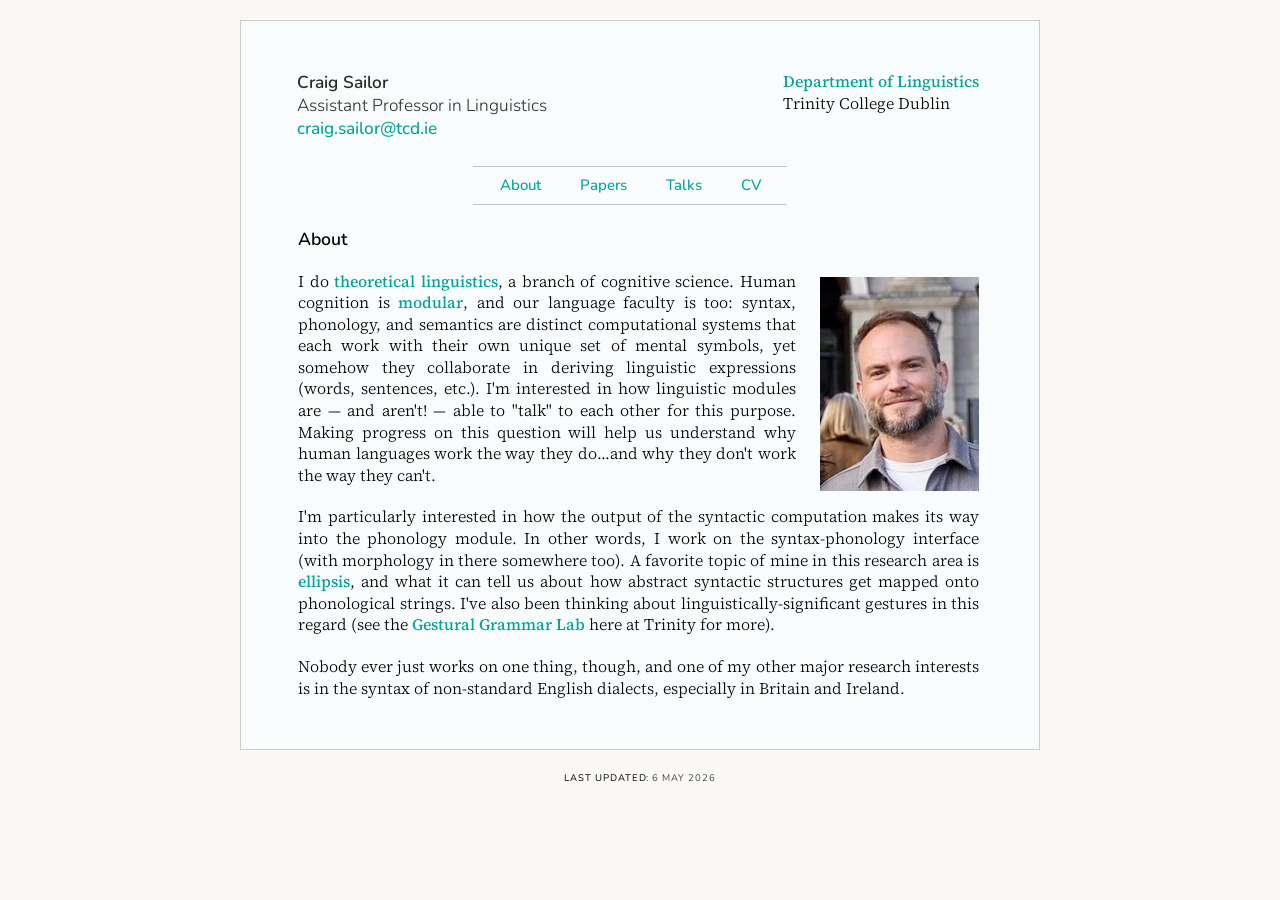
<file: index.htm>
<!DOCTYPE html PUBLIC "-//W3C//DTD XHTML 1.1//EN" "http://www.w3.org/TR/xhtml11/DTD/xhtml11.dtd">
<html xmlns="http://www.w3.org/1999/xhtml" xml:lang="en">
<head>
  <title>Craig Sailor • Linguistics • Home</title>
  <meta charset="UTF-8">  
  <meta name="description" content="Craig Sailor is an Assistant Professor in Linguistics at Trinity College Dublin, specializing in syntax, ellipsis, and dialect variation.">
  <meta name="viewport" content="width=device-width, initial-scale=1">
  <link rel="stylesheet" type="text/css" href="style.css" />  
</head>

<body>
<div id="main">
	<div id="links">
	</div>
	<!-- 
	<div id="header">
	  <div id="logo">
		<div id="logo_text">
			<h1>Craig Sailor</h1>
			<h2>Trinity College Dublin &middot; Department of Linguistics</h2>
		</div>
	  </div>
	</div>
	-->
</div>
<div id="site_content">
	<div id="content">
		<div id="header-row">
			<div id="address">
				<h2>Craig Sailor<br/>
				<strong>Assistant Professor in Linguistics</strong><br/>
				<a href="mailto:craig.sailor@tcd.ie">craig.sailor@tcd.ie</a></h2></br>
				<!-- 	  <h2>Email:</h2> -->	
			</div>
			<div id="affiliation">
				<a href="https://www.tcd.ie/slscs/linguistics/">Department of Linguistics</a><br/>
				Trinity College Dublin
			</div>
			<!-- <p id="pic"><img src="me_tcd_small.jpeg" alt="Photo of Craig"></img></p> -->
			<!-- <div id="info"> -->
			<!--   <p>I am an Assistant Professor in the Department of Linguistics at -->
			<!--     Trinity College Dublin. My research interests lie primarily in theoretical syntax and -->
			<!--     its interfaces, particularly with phonology. -->
			<!--   </p> -->
			<!--   <p> -->
			<!--     If you are interested in doing a PhD in theoretical linguistics at Trinity, send me -->
			<!--     an email.<br/> -->
			<!--   </p> -->
			<!-- </div> -->
			<br/>
		</div>

		<div id="menubar">
			<ul id="nav">
				<li><a href="index.htm">About</a></li>
				<li><a href="papers.htm">Papers</a></li>
				<li><a href="talks.htm">Talks</a></li>
				<li><a href="sailor_vita.pdf">CV</a></li>								
			</ul>
		</div>

			
		<div id="about">
			<h1>About</h1>

			<p id="pic"><img src="me_tcd_small.jpeg" alt="Photo of Craig" width="159" height="214"></img></p>

			<p>I do <a href="http://en.wikipedia.org/wiki/Generative_grammar" target="_blank">theoretical linguistics</a>, a branch of cognitive science. Human cognition is <a href="https://en.wikipedia.org/wiki/Modularity_of_mind" target="_blank">modular</a>, and our language faculty is too: syntax, phonology, and semantics are distinct computational systems that each work with their own unique set of mental symbols, yet somehow they collaborate in deriving linguistic expressions (words, sentences, etc.). I'm interested in how linguistic modules are &mdash; and aren't! &mdash; able to "talk" to each other for this purpose. Making progress on this question will help us understand why human languages work the way they do...and why they don't work the way they can't.</p>
			<p>I'm particularly interested in how the output of the syntactic computation makes its way into the phonology module. In other words, I work on the syntax-phonology interface (with morphology in there somewhere too). A favorite topic of mine in this research area is <a href="http://en.wikipedia.org/wiki/Ellipsis_%28linguistics%29" target="_blank">ellipsis</a>, and what it can tell us about how abstract syntactic structures get mapped onto phonological strings. I've also been thinking about linguistically-significant gestures in this regard (see the <a href="https://valentinacolasanti.it/gestugram/" target="_blank">Gestural Grammar Lab</a> here at Trinity for more).</p>
			<p>Nobody ever just works on one thing, though, and one of my other major research interests is in the syntax of non-standard English dialects, especially in Britain and Ireland.</p>


<!-- 
			<p>Topics I've been working on recently include:
			<ul>
				<li>Implications of strict modularity for the syntax-phonology interface (with <a href="https://heathernewell.ca/" target="_blank">Heather Newell</a>)</li>
				<li>The timing of ellipsis: diagnosing when silence takes hold by looking at how ellipsis disrupts (post-)syntactic operations</li>
				<li>Semantics-prosody mismatches (with <a href="http://byronahn.com/" target="_blank">Byron Ahn</a>): when prosodic focus-marking falls outside the domain of semantic focus</li>
				<li>Dialectal microvariation across English and Scots:</li>
				<ul>
					<li>Innovative verb second in British English: productive V2 in English and learner-driven theories of language change</li>
					<li>Exhortative clauses in Scots (with <a href="https://sites.google.com/site/garythoms/" target="_blank">Gary Thoms</a>): what they can tell us about imperative syntax</li>
					<li>PPs with gaps in (with <a href="https://jamesegriffiths.github.io/" target="_blank">James Griffiths</a>): pseudopassive-like structures in complex possessive PPs</li>
					<li>The interaction of prosodic incorporation and copy deletion (with <a href="https://sites.google.com/site/garythoms/" target="_blank">Gary Thoms</a>)</li>
				</ul>
			</ul>
			
			
			<p>Fusce ac risus arcu. Donec nec lacus aliquet, viverra ante dictum, efficitur turpis. Quisque molestie tincidunt varius. Aenean pellentesque nibh urna, in sagittis lacus facilisis vel. Donec tempor sem pulvinar nisi viverra, sed vestibulum lacus feugiat. Etiam sit amet imperdiet libero, tincidunt tincidunt ligula. Class aptent taciti sociosqu ad litora torquent per conubia nostra, per inceptos himenaeos.</p>
	
 -->	
			
		</div>
	</div>
</div>

    
<div id="footer">
  	<span class="title">Last updated:</span> 6 May 2026
</div>
</body>
</html>
</file>
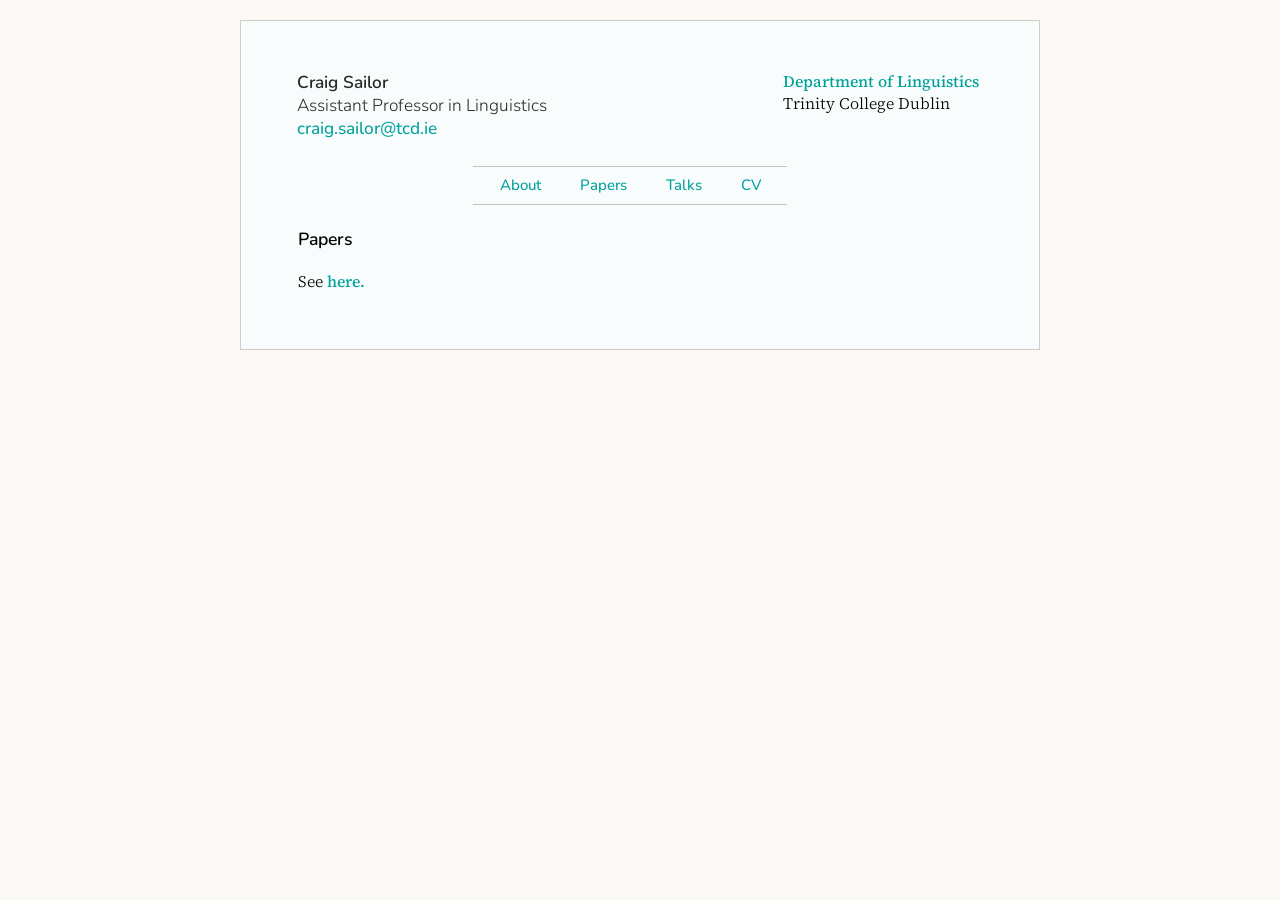
<file: papers/index.htm>
<!DOCTYPE html PUBLIC "-//W3C//DTD XHTML 1.1//EN" "http://www.w3.org/TR/xhtml11/DTD/xhtml11.dtd">
<html xmlns="http://www.w3.org/1999/xhtml" xml:lang="en">
<head>
  <title>Craig Sailor • Linguistics • Papers</title>
  <meta charset="UTF-8">  
  <meta name="description" content="Craig Sailor is an Assistant Professor in Linguistics at Trinity College Dublin, specializing in syntax, ellipsis, and dialect variation.">
  <meta name="viewport" content="width=device-width, initial-scale=1">
  <link rel="stylesheet" type="text/css" href="../style.css" />  
</head>

<body>
<div id="main">
	<div id="links">
	</div>
	<!-- 
	<div id="header">
	  <div id="logo">
		<div id="logo_text">
			<h1>Craig Sailor</h1>
			<h2>Trinity College Dublin &middot; Department of Linguistics</h2>
		</div>
	  </div>
	</div>
	-->
</div>
<div id="site_content">
	<div id="content">
		<div id="header-row">
			<div id="address">
				<h2>Craig Sailor<br/>
				<strong>Assistant Professor in Linguistics</strong><br/>
				<a href="mailto:craig.sailor@tcd.ie">craig.sailor@tcd.ie</a></h2></br>
				<!-- 	  <h2>Email:</h2> -->	
			</div>
			<div id="affiliation">
				<a href="https://www.tcd.ie/slscs/linguistics/">Department of Linguistics</a><br/>
				Trinity College Dublin
			</div>
			<!-- <p id="pic"><img src="me_tcd_small.jpeg" alt="Photo of Craig"></img></p> -->
			<!-- <div id="info"> -->
			<!--   <p>I am an Assistant Professor in the Department of Linguistics at -->
			<!--     Trinity College Dublin. My research interests lie primarily in theoretical syntax and -->
			<!--     its interfaces, particularly with phonology. -->
			<!--   </p> -->
			<!--   <p> -->
			<!--     If you are interested in doing a PhD in theoretical linguistics at Trinity, send me -->
			<!--     an email.<br/> -->
			<!--   </p> -->
			<!-- </div> -->
			<br/>
		</div>

		<div id="menubar">
			<ul id="nav">
				<li><a href="../index.htm">About</a></li>
				<li><a href="../papers.htm">Papers</a></li>
				<li><a href="../talks.htm">Talks</a></li>
				<li><a href="../sailor_vita.pdf">CV</a></li>								
			</ul>
		</div>

			
		<div id="papers">
			<h1>Papers</h1>
			<!-- <h2>[recent manuscripts]</h2> -->
			<ul>
			<li>See <a href="../papers.htm">here.</a></li>
			</ul>
		</div>
	</div>
</div>


</body>
</html>
</file>
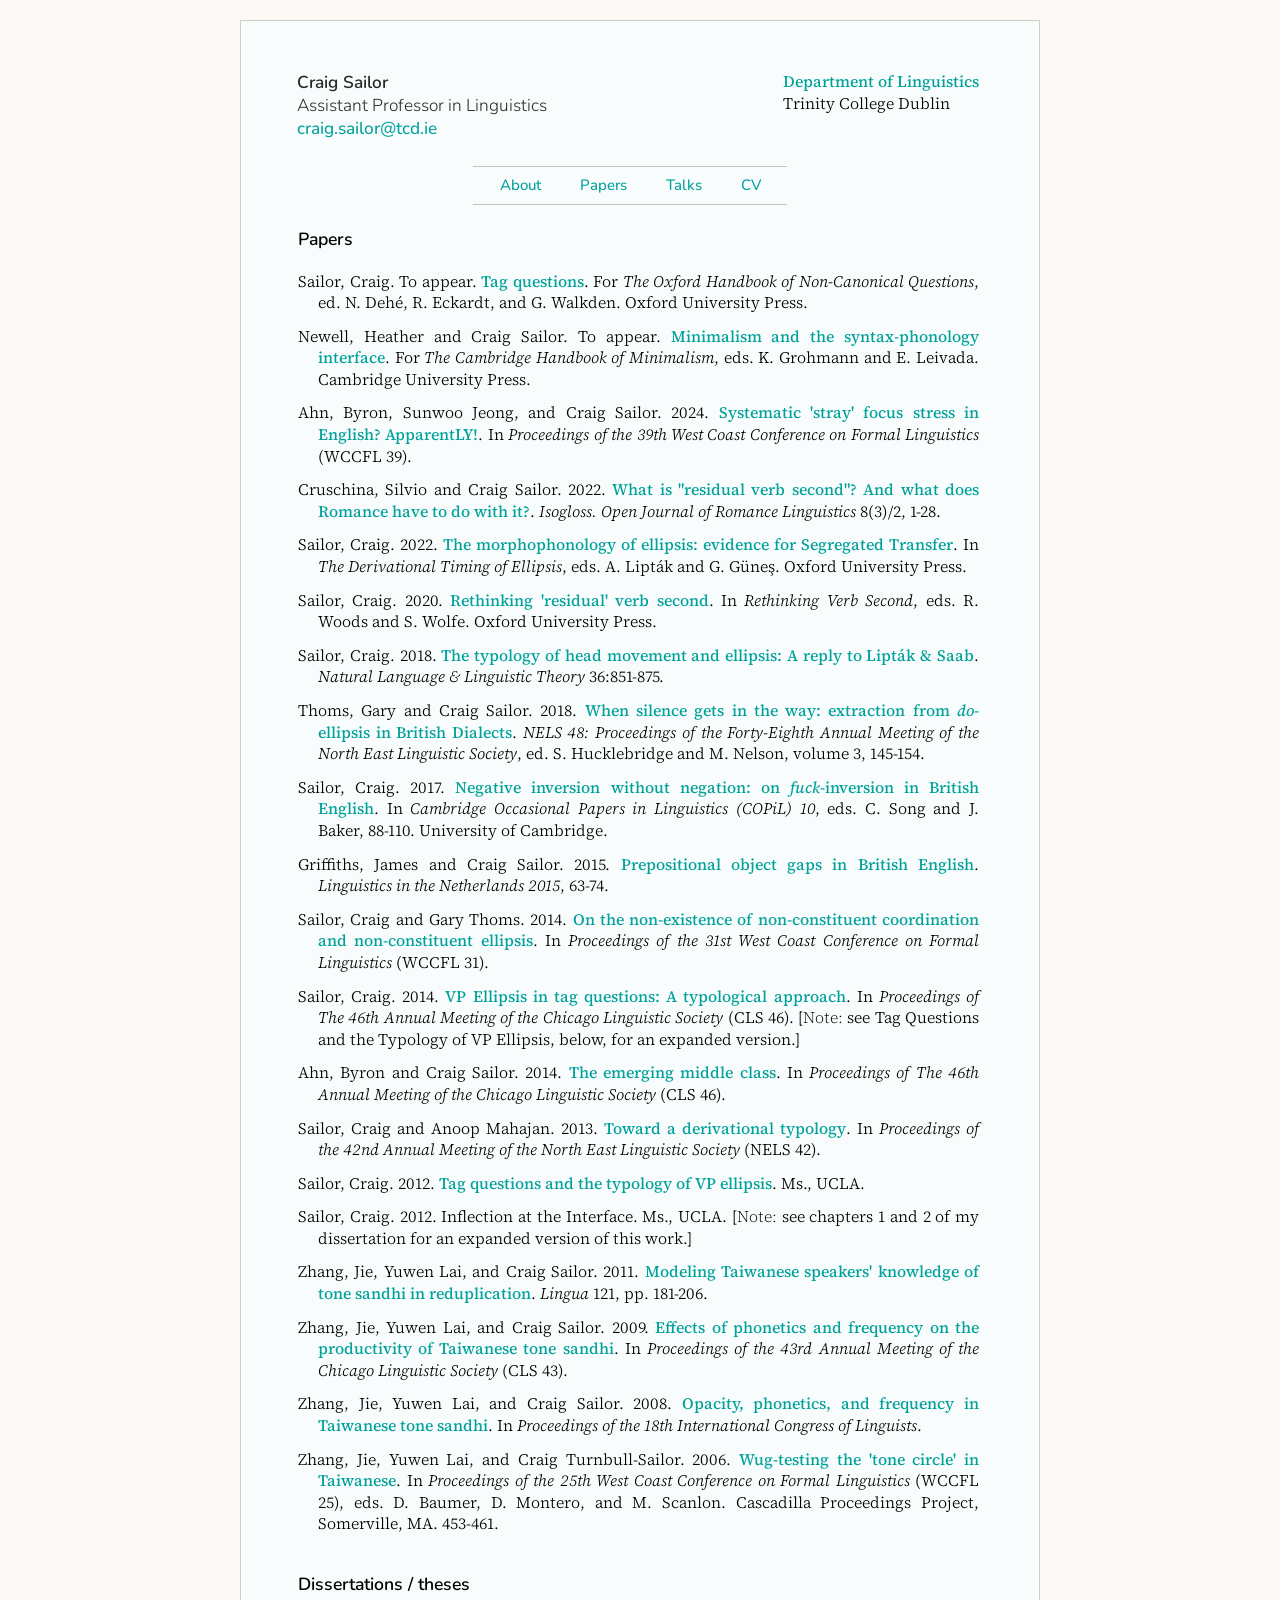
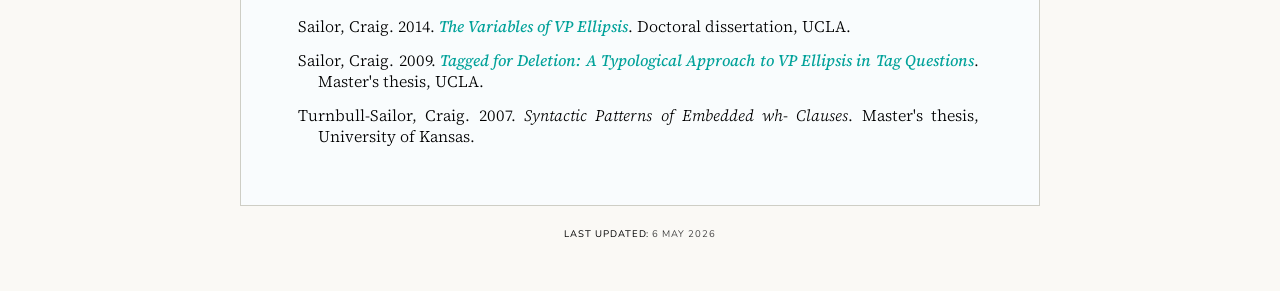
<file: papers.htm>
<!DOCTYPE html PUBLIC "-//W3C//DTD XHTML 1.1//EN" "http://www.w3.org/TR/xhtml11/DTD/xhtml11.dtd">
<html xmlns="http://www.w3.org/1999/xhtml" xml:lang="en">
<head>
  <title>Craig Sailor • Linguistics • Papers</title>
  <meta charset="UTF-8">  
  <meta name="description" content="Craig Sailor is an Assistant Professor in Linguistics at Trinity College Dublin, specializing in syntax, ellipsis, and dialect variation.">
  <meta name="viewport" content="width=device-width, initial-scale=1">
  <link rel="stylesheet" type="text/css" href="style.css" />  
</head>

<body>
<div id="main">
	<div id="links">
	</div>
	<!-- 
	<div id="header">
	  <div id="logo">
		<div id="logo_text">
			<h1>Craig Sailor</h1>
			<h2>Trinity College Dublin &middot; Department of Linguistics</h2>
		</div>
	  </div>
	</div>
	-->
</div>
<div id="site_content">
	<div id="content">
		<div id="header-row">
			<div id="address">
				<h2>Craig Sailor<br/>
				<strong>Assistant Professor in Linguistics</strong><br/>
				<a href="mailto:craig.sailor@tcd.ie">craig.sailor@tcd.ie</a></h2></br>
				<!-- 	  <h2>Email:</h2> -->	
			</div>
			<div id="affiliation">
				<a href="https://www.tcd.ie/slscs/linguistics/">Department of Linguistics</a><br/>
				Trinity College Dublin
			</div>
			<!-- <p id="pic"><img src="me_tcd_small.jpeg" alt="Photo of Craig"></img></p> -->
			<!-- <div id="info"> -->
			<!--   <p>I am an Assistant Professor in the Department of Linguistics at -->
			<!--     Trinity College Dublin. My research interests lie primarily in theoretical syntax and -->
			<!--     its interfaces, particularly with phonology. -->
			<!--   </p> -->
			<!--   <p> -->
			<!--     If you are interested in doing a PhD in theoretical linguistics at Trinity, send me -->
			<!--     an email.<br/> -->
			<!--   </p> -->
			<!-- </div> -->
			<br/>
		</div>

		<div id="menubar">
			<ul id="nav">
				<li><a href="index.htm">About</a></li>
				<li><a href="papers.htm">Papers</a></li>
				<li><a href="talks.htm">Talks</a></li>
				<li><a href="sailor_vita.pdf">CV</a></li>								
			</ul>
		</div>

			
		<div id="papers">
			<h1>Papers</h1>
			<!-- <h2>[recent manuscripts]</h2> -->

			<ul>
				<li>Sailor, Craig. To appear. <a href="papers/sailor_26_tag-questions.pdf" target="_blank">Tag questions</a>. For <em>The Oxford Handbook of Non-Canonical Questions</em>, ed. N. Dehé, R. Eckardt, and G. Walkden. Oxford University Press.</li>
				<li>Newell, Heather and Craig Sailor. To appear. <a href="papers/newell_sailor_syn-phon.pdf" target="_blank">Minimalism and the syntax-phonology interface</a>. For <em>The Cambridge Handbook of Minimalism</em>, eds. K. Grohmann and E. Leivada. Cambridge University Press.</li>
				<li>Ahn, Byron, Sunwoo Jeong, and Craig Sailor. 2024. <a href="https://www.lingref.com/cpp/wccfl/39/abstract3613.html" target="_blank">Systematic 'stray' focus stress in English? ApparentLY!</a>. In <em>Proceedings of the 39th West Coast Conference on Formal Linguistics</em> (WCCFL 39).</li>
				<li>Cruschina, Silvio and Craig Sailor. 2022. <a href="https://doi.org/10.5565/rev/isogloss.235" target="_blank">What is "residual verb second"? And what does Romance have to do with it?</a>. <em>Isogloss. Open Journal of Romance Linguistics</em> 8(3)/2, 1-28.</li>
				<li>Sailor, Craig. 2022. <a href="papers/sailor_22_segregated_transfer.pdf" target="_blank">The morphophonology of ellipsis: evidence for Segregated Transfer</a>. In <em>The Derivational Timing of Ellipsis</em>, eds. A. Lipt&aacute;k and G. G&uuml;ne&scedil;. Oxford University Press.</li>
				<li>Sailor, Craig. 2020. <a href="papers/sailor_20_rethinking-residual-v2.pdf" target="_blank">Rethinking 'residual' verb second</a>. In <em>Rethinking Verb Second</em>, eds. R. Woods and S. Wolfe. Oxford University Press.</li>
				<li>Sailor, Craig. 2018. <a href="https://link.springer.com/article/10.1007/s11049-017-9391-y" target="_blank">The typology of head movement and ellipsis: A reply to Lipt&aacute;k &amp; Saab</a>. <em>Natural Language &amp; Linguistic Theory</em> 36:851-875.</li>
				<li>Thoms, Gary and Craig Sailor. 2018. <a href="papers/NELS48_writeup.pdf" target="_blank">When silence gets in the way: extraction from <em>do</em>-ellipsis in British Dialects</a>. <em>NELS 48: Proceedings of the Forty-Eighth Annual Meeting of the North East Linguistic Society</em>, ed. S. Hucklebridge and M. Nelson, volume 3, 145-154.</li>
				<li>Sailor, Craig. 2017. <a href="http://www.ling.cam.ac.uk/COPIL/papers/10-05-sailor.pdf" target="_blank">Negative inversion without negation: on <em>fuck</em>-inversion in British English</a>. In <em>Cambridge Occasional Papers in Linguistics (COPiL) 10</em>, eds. C. Song and J. Baker, 88-110. University of Cambridge.</li>
				<li>Griffiths, James and Craig Sailor. 2015. <a href="papers/POGs_LIN_prepub.pdf" target="_blank">Prepositional object gaps in British English</a>. <em>Linguistics in the Netherlands 2015</em>, 63-74.</li>
				<li>Sailor, Craig and Gary Thoms.  2014.  <a href="http://www.lingref.com/cpp/wccfl/31/abstract3039.html" target="_blank">On the non-existence of non-constituent coordination and non-constituent ellipsis</a>. In <em>Proceedings of the 31st West Coast Conference on Formal Linguistics </em>(WCCFL 31).</li>
				<li>Sailor, Craig. 2014. <a href="papers/CLS46_tagQs.pdf" target="_blank">VP Ellipsis in tag questions: A typological approach</a>. In <em>Proceedings of The 46th Annual Meeting of the Chicago Linguistic Society</em> (CLS 46). [<strong>Note:</strong> see Tag Questions and the Typology of VP Ellipsis, below, for an expanded version.]</li>
				<li>Ahn, Byron and Craig Sailor. 2014. <a href="papers/CLS46_ahnsailor_middles.pdf" target="_blank">The emerging middle class</a>. In <em>Proceedings of The 46th Annual Meeting of the Chicago Linguistic Society</em> (CLS 46).</li>
				<li>Sailor, Craig and Anoop Mahajan.  2013.  <a href="papers/Sailor_Mahajan_NELS42paper.pdf" target=_blank">Toward a derivational typology</a>. In <em>Proceedings of the 42nd Annual Meeting of the North East Linguistic Society</em> (NELS 42).</li>
				<li>Sailor, Craig. 2012.  <a href="papers/sailor_tagQs_and_VPE.pdf" target="_blank">Tag questions and the typology of VP ellipsis</a>. Ms., UCLA.      </li>
				<li>Sailor, Craig.  2012.  Inflection at the Interface.  Ms., UCLA. [<strong>Note: </strong>see chapters 1 and 2 of my dissertation for an expanded version of this work.]</li>
				<li>Zhang, Jie, Yuwen Lai, and Craig Sailor.  2011.  <a href="https://doi.org/10.1016/j.lingua.2010.06.010" target="_blank">Modeling Taiwanese speakers' knowledge of tone sandhi in reduplication</a>.  <em>Lingua</em> 121, pp. 181-206.</li>
				<li>Zhang, Jie, Yuwen Lai, and Craig Sailor. 2009. <a href="papers/Zhang_etal_CLS_2009.pdf" target="_blank">Effects of phonetics and frequency on the productivity of Taiwanese tone sandhi</a>. In <em>Proceedings of the 43rd Annual Meeting of the Chicago Linguistic Society</em> (CLS 43).</li>
				<li>Zhang, Jie, Yuwen Lai, and Craig Sailor. 2008. <a href="papers/proceedings-CIL18-submitted.pdf" target="_blank">Opacity, phonetics, and frequency in Taiwanese tone sandhi</a>. In <em>Proceedings of the 18th International Congress of Linguists</em>.</li>
				<li>Zhang, Jie, Yuwen Lai, and Craig Turnbull-Sailor. 2006. <a href="http://www.lingref.com/cpp/wccfl/25/abstract1479.html" target="_blank">Wug-testing the 'tone circle' in Taiwanese</a>. In <em>Proceedings of the 25th West Coast Conference on Formal Linguistics</em> (WCCFL 25), eds. D. Baumer, D. Montero, and M. Scanlon. Cascadilla Proceedings Project, Somerville, MA. 453-461.</li>
			</ul>

			
			<h1>Dissertations / theses</h1>
			<ul>			
				<li>Sailor, Craig. 2014. <a href="papers/sailor_14_dissertation.pdf" target="_blank"><em>The Variables of VP Ellipsis</em></a>. Doctoral dissertation, UCLA.</li>
				<li>Sailor, Craig. 2009. <em><a href="papers/sailor_thesis_10-3-11.pdf" target="_blank">Tagged for Deletion: A Typological Approach to VP Ellipsis in Tag Questions</a></em>. Master's thesis, UCLA.    </li>
				<li>Turnbull-Sailor, Craig. 2007. <em>Syntactic Patterns of Embedded wh- Clauses</em>. Master's thesis, University of Kansas.<br>
			</ul>

		</div>
	</div>
</div>

    
<div id="footer">
  	<span class="title">Last updated:</span> 6 May 2026
</div>
</body>
</html>
</file>
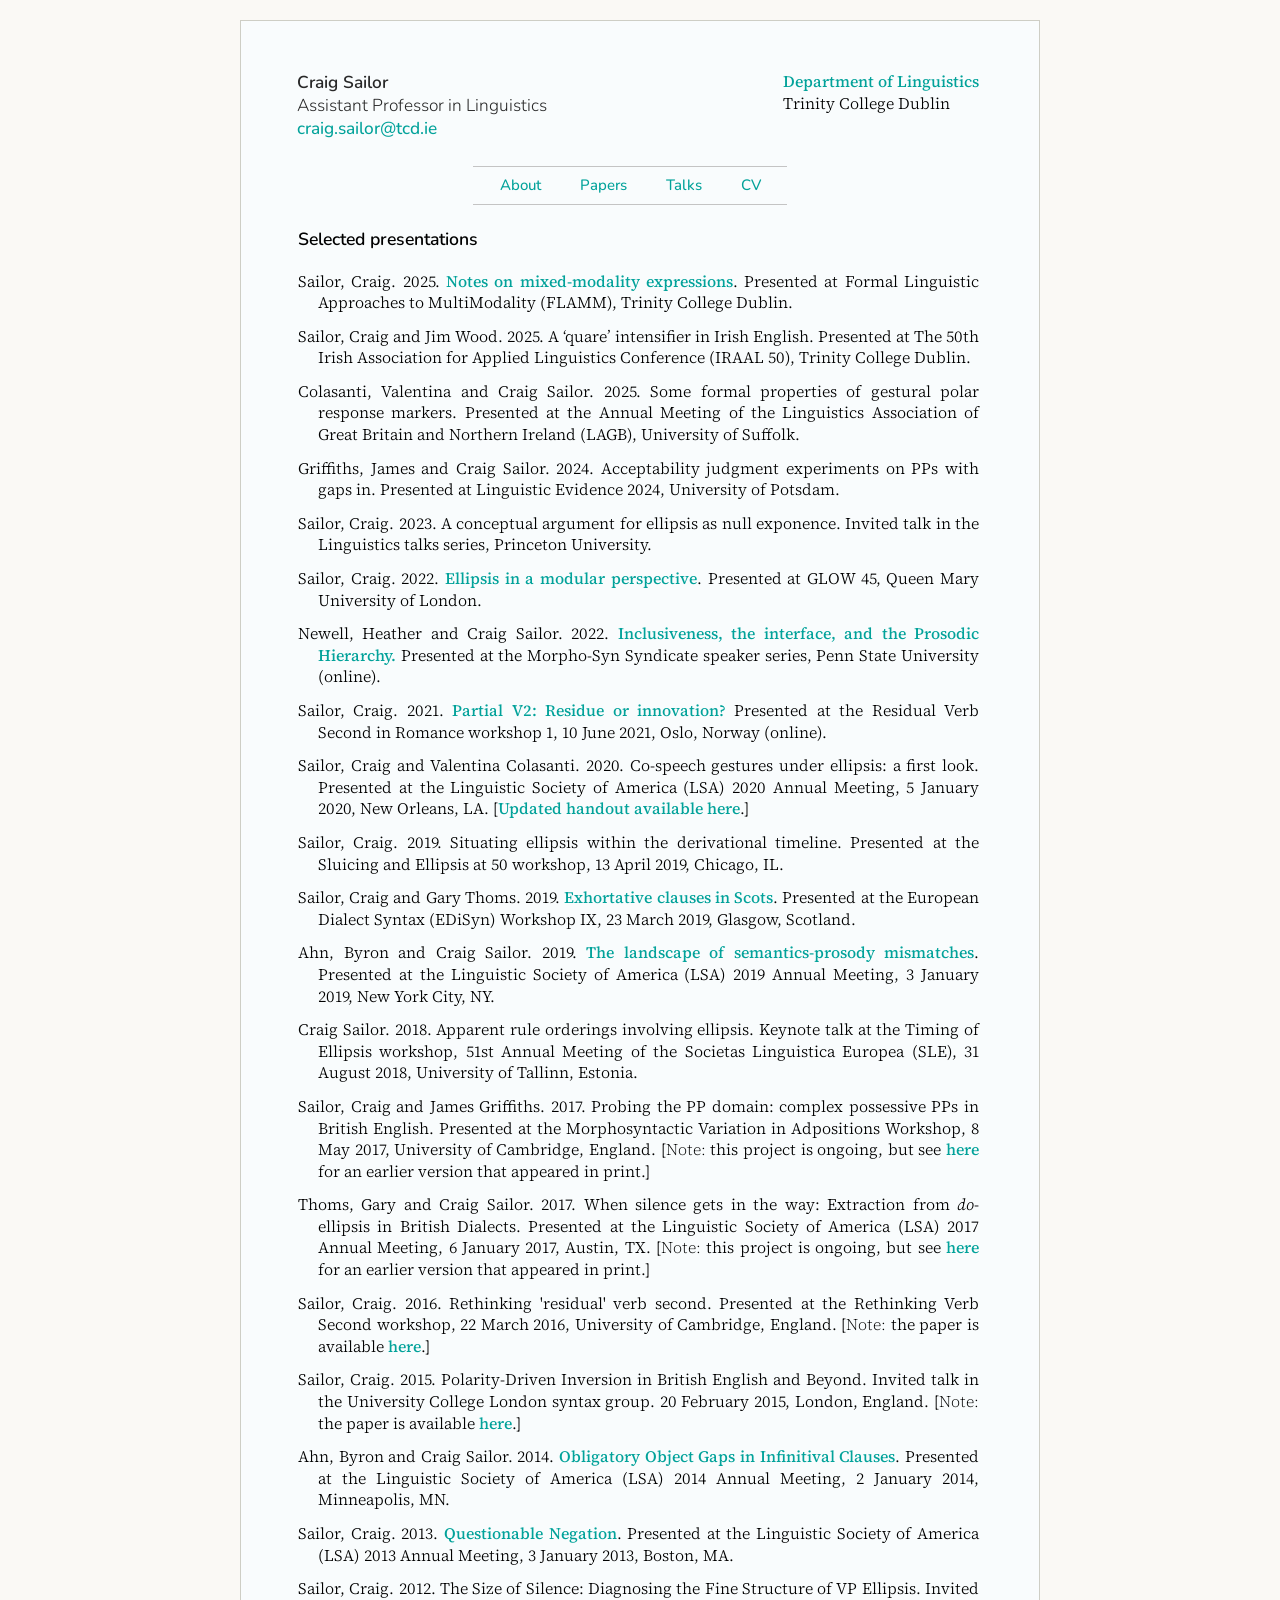
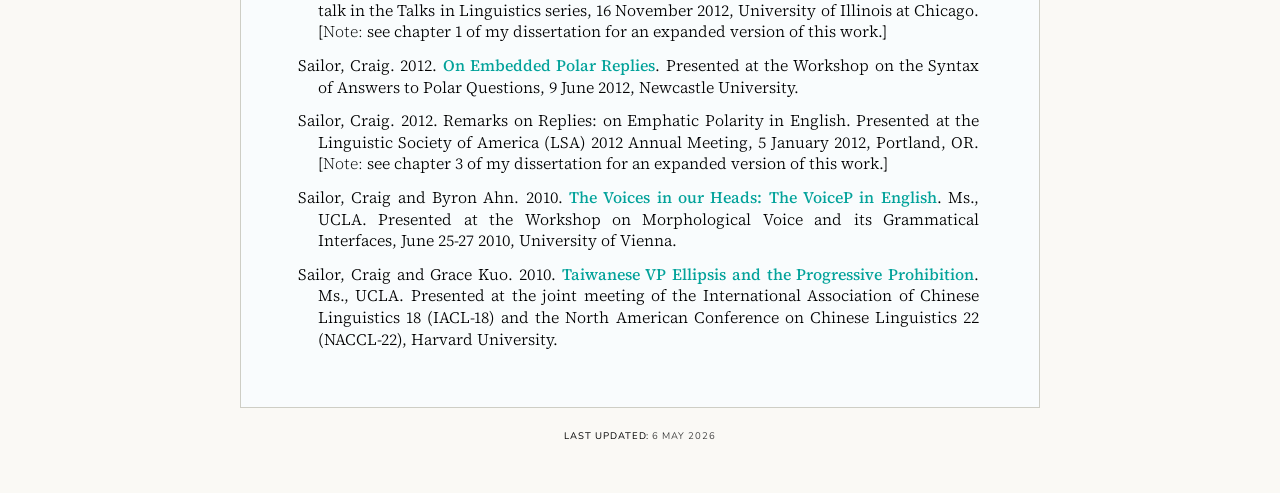
<file: talks.htm>
<!DOCTYPE html PUBLIC "-//W3C//DTD XHTML 1.1//EN" "http://www.w3.org/TR/xhtml11/DTD/xhtml11.dtd">
<html xmlns="http://www.w3.org/1999/xhtml" xml:lang="en">
<head>
  <title>Craig Sailor • Linguistics • Talks</title>
  <meta charset="UTF-8">  
  <meta name="description" content="Craig Sailor is an Assistant Professor in Linguistics at Trinity College Dublin, specializing in syntax, ellipsis, and dialect variation.">
  <meta name="viewport" content="width=device-width, initial-scale=1">
  <link rel="stylesheet" type="text/css" href="style.css" />  
</head>

<body>
<div id="main">
	<div id="links">
	</div>
	<!-- 
	<div id="header">
	  <div id="logo">
		<div id="logo_text">
			<h1>Craig Sailor</h1>
			<h2>Trinity College Dublin &middot; Department of Linguistics</h2>
		</div>
	  </div>
	</div>
	-->
</div>
<div id="site_content">
	<div id="content">
		<div id="header-row">
			<div id="address">
				<h2>Craig Sailor<br/>
				<strong>Assistant Professor in Linguistics</strong><br/>
				<a href="mailto:craig.sailor@tcd.ie">craig.sailor@tcd.ie</a></h2></br>
				<!-- 	  <h2>Email:</h2> -->	
			</div>
			<div id="affiliation">
				<a href="https://www.tcd.ie/slscs/linguistics/">Department of Linguistics</a><br/>
				Trinity College Dublin
			</div>
			<!-- <p id="pic"><img src="me_tcd_small.jpeg" alt="Photo of Craig"></img></p> -->
			<!-- <div id="info"> -->
			<!--   <p>I am an Assistant Professor in the Department of Linguistics at -->
			<!--     Trinity College Dublin. My research interests lie primarily in theoretical syntax and -->
			<!--     its interfaces, particularly with phonology. -->
			<!--   </p> -->
			<!--   <p> -->
			<!--     If you are interested in doing a PhD in theoretical linguistics at Trinity, send me -->
			<!--     an email.<br/> -->
			<!--   </p> -->
			<!-- </div> -->
			<br/>
		</div>

		<div id="menubar">
			<ul id="nav">
				<li><a href="index.htm">About</a></li>
				<li><a href="papers.htm">Papers</a></li>
				<li><a href="talks.htm">Talks</a></li>
				<li><a href="sailor_vita.pdf">CV</a></li>								
			</ul>
		</div>

			
		<div id="papers">
			<h1>Selected presentations</h1>

			<ul>
				<li>Sailor, Craig. 2025. <a href="papers/sailor_25_flamm.pdf" target="_blank">Notes on mixed-modality expressions</a>. Presented at Formal Linguistic Approaches to MultiModality (FLAMM), Trinity College Dublin.</li>
				<li>Sailor, Craig and Jim Wood. 2025. A ‘quare’ intensifier in Irish English. Presented at The 50th Irish Association for Applied Linguistics Conference (IRAAL 50), Trinity College Dublin.</li>
				<li>Colasanti, Valentina and Craig Sailor. 2025. Some formal properties of gestural polar response markers. Presented at the Annual Meeting of the Linguistics Association of Great Britain and Northern Ireland (LAGB), University of Suffolk.</li>
				<li>Griffiths, James and Craig Sailor. 2024. Acceptability judgment experiments on PPs with gaps in. Presented at Linguistic Evidence 2024, University of Potsdam.</li>
				<li>Sailor, Craig. 2023. A conceptual argument for ellipsis as null exponence. Invited talk in the Linguistics talks series, Princeton University.</li>
				<li>Sailor, Craig. 2022. <a href="papers/GLOW45handout.pdf" target="_blank">Ellipsis in a modular perspective</a>. Presented at GLOW 45, Queen Mary University of London.</li>
				<li>Newell, Heather and Craig Sailor. 2022. <a href="papers/PennState_slides.pdf" target="_blank">Inclusiveness, the interface, and the Prosodic Hierarchy.</a> Presented at the Morpho-Syn Syndicate speaker series, Penn State University (online).</li>
				<li>Sailor, Craig. 2021. <a href="papers/ReVerSe_talk.pdf" target="_blank">Partial V2: Residue or innovation?</a> Presented at the Residual Verb Second in Romance workshop 1, 10 June 2021, Oslo, Norway (online).</li>
				<li>Sailor, Craig and Valentina Colasanti. 2020. Co-speech gestures under ellipsis: a first look. Presented at the Linguistic Society of America (LSA) 2020 Annual Meeting, 5 January 2020, New Orleans, LA. [<a href="papers/gestural_ellipsis_handout.pdf" target="_blank">Updated handout available here</a>.]</li>
				<li>Sailor, Craig. 2019. Situating ellipsis within the derivational timeline. Presented at the Sluicing and Ellipsis at 50 workshop, 13 April 2019, Chicago, IL.</li>
				<li>Sailor, Craig and Gary Thoms. 2019. <a href="papers/edisyn_gonnae.pdf" target="_blank">Exhortative clauses in Scots</a>. Presented at the European Dialect Syntax (EDiSyn) Workshop IX, 23 March 2019, Glasgow, Scotland.</li>
				<li>Ahn, Byron and Craig Sailor. 2019. <a href="http://byronahn.com/files/Ahn-Sailor-LSA-2019.pdf" target="_blank">The landscape of semantics-prosody mismatches</a>. Presented at the Linguistic Society of America (LSA) 2019 Annual Meeting, 3 January 2019, New York City, NY.</li>
				<li>Craig Sailor. 2018. Apparent rule orderings involving ellipsis. Keynote talk at the Timing of Ellipsis workshop, 51st Annual Meeting of the Societas Linguistica Europea (SLE), 31 August 2018, University of Tallinn, Estonia.</li>
				<li>Sailor, Craig and James Griffiths. 2017. Probing the PP domain: complex possessive PPs in British English. Presented at the Morphosyntactic Variation in Adpositions Workshop, 8 May 2017, University of Cambridge, England. [<strong>Note: </strong>this project is ongoing, but see <a href="papers/POGs_LIN_prepub.pdf" target="_blank">here</a> for an earlier version that appeared in print.] </li>
				<li>Thoms, Gary and Craig Sailor. 2017. When silence gets in the way: Extraction from <em>do</em>-ellipsis in British Dialects. Presented at the Linguistic Society of America (LSA) 2017 Annual Meeting, 6 January 2017, Austin, TX. [<strong>Note: </strong>this project is ongoing, but see <a href="papers/NELS48_writeup.pdf" target="_blank">here</a> for an earlier version that appeared in print.]</li>
				<li>Sailor, Craig. 2016. Rethinking 'residual' verb second. Presented at the Rethinking Verb Second workshop, 22 March 2016, University of Cambridge, England. [<strong>Note: </strong>the paper is available <a href="papers/rethinking_residual_V2.pdf" target="_blank">here</a>.]</li>
				<li>Sailor, Craig. 2015. Polarity-Driven Inversion in British English and Beyond. Invited talk in the University College London syntax group. 20 February 2015, London, England. [<strong>Note: </strong>the paper is available <a href="papers/rethinking_residual_V2.pdf" target="_blank">here</a>.]</li>
				<li>Ahn, Byron and Craig Sailor. 2014. <a href="papers/Ahn-Sailor-LSA2014.pdf" target="_blank">Obligatory Object Gaps in Infinitival Clauses</a>. Presented at the Linguistic Society of America (LSA) 2014 Annual Meeting, 2 January 2014, Minneapolis, MN.    </li>
				<li>Sailor, Craig.  2013. <a href="papers/LSA_2013_handout.pdf" target="_blank">Questionable Negation</a>. Presented at the Linguistic Society of America (LSA) 2013 Annual Meeting, 3 January 2013, Boston, MA.</li>
				<li>Sailor, Craig.  2012. The Size of Silence: Diagnosing the Fine Structure of VP Ellipsis. Invited talk in the  Talks in Linguistics series, 16 November 2012, University of Illinois at Chicago. [<strong>Note:</strong> see chapter 1 of my dissertation for an expanded version of this work.]</li>
				<li>Sailor, Craig.  2012.  <a href="papers/yes-no_handout.pdf" target="_blank">On Embedded Polar Replies</a>. Presented at the Workshop on the Syntax of Answers to Polar Questions, 9 June 2012, Newcastle University.    </li>
				<li>Sailor, Craig.  2012.  Remarks on Replies: on Emphatic Polarity in English. Presented at the Linguistic Society of America (LSA) 2012 Annual Meeting, 5 January 2012, Portland, OR. [<strong>Note: </strong>see chapter 3 of my dissertation for an expanded version of this work.]</li>
				<li>Sailor, Craig and Byron Ahn. 2010. <a href="http://byronahn.com/papers/SailorAhn-VoiceP.pdf" target="_blank">The Voices in our Heads: The VoiceP in English</a>. Ms., UCLA. Presented at the Workshop on Morphological Voice and its Grammatical Interfaces, June 25-27 2010, University of Vienna. </li>
				<li>Sailor, Craig and Grace Kuo. 2010. <a href="papers/sailor_kuo_IACL18_2010.pdf" target="_blank">Taiwanese VP Ellipsis and the Progressive Prohibition</a>.  Ms., UCLA. Presented at the joint meeting of the International Association of Chinese Linguistics 18 (IACL-18) and the North American Conference on Chinese Linguistics 22 (NACCL-22), Harvard University.</li>
			</ul>
			
			

		</div>
	</div>
</div>

    
<div id="footer">
  	<span class="title">Last updated:</span> 6 May 2026
</div>
</body>
</html>
</file>
<file: style.css>
@import url('https://fonts.googleapis.com/css?family=Nunito|Source+Serif+4:400,400italic,600,600italic,700,700italic,500,500italic,200,200italic,300,300italic,350,350italic');

html
{ height: 100%;
  overflow-y: scroll;
}

*
{ margin: 0;
  padding: 0;
}

body
{ font: 350 100% 'Source Serif 4', serif;
  line-height: 1.35;
  font-variant-numeric: proportional-nums;
  background: #FAF9F5; /*; /*;		/*#F4F4EC, F5F5EC*/
  color: black /* #0b0b0b; */
}

p
{ padding: 0 0 20px 0;
  }

img
{ border: 0;}

h1, h2, h3, h4, h5, h6
{ color: black; /* #0b0b0b; */
  padding: 0 0 5px 10pt;
}

h1, h4
{ font: 600 110% 'Nunito', sans-serif;
  margin: 0 0 5px 0;
  padding: 10px 0 15px 17px;
  /* font-variant-numeric: proportional-nums; */
  /* color: #3f3c38; */
  /* text-transform: uppercase; */
  font-style: none;
  /* font-variant: small-caps; */
  letter-spacing: 0.0em
}

h2, h5
{ padding: .5ex 0 1ex 9pt;
  margin-left: .5ex;
  font: 500 97% 'Nunito', sans-serif;
  letter-spacing: 0;
  font-variant-numeric: proportional-nums;
}

h3, h6
{ color: #121210;
  font: 400 1.0em 'Nunito', sans-serif;
  letter-spacing: 0;
  text-transform: uppercase;
  padding: 15px 0 0px 0;}

/* h4 */
/* { color: #777;} */

h5, h6
{ color: #FFA201;}

a, a:hover
{ outline: none;
  font-weight: 500;
  text-decoration: none;
  color:   #02A29A /*  #258875       /* #018707 */
}

a:hover
{ text-decoration: none;
  color: #47433F;}

blockquote
{ margin: 20px 0;
  padding: 10px 20px 0 20px;
  border: 1px solid #E5E5DB;
  background: #FFF;}

ul
{ margin: 2px 0 22px 17px;
text-align: justify;
}

ul li
{ list-style-type: none;
  margin: 0 0 7px -0px;
  padding: 0 0 5px 20px;}

ul li:first-letter
{	margin-left: -20px;
}

ol
{ margin: 8px 0 22px 20px;}

ol li
{ margin: 0 0 11px 0;}

#main, #logo, #menubar, #site_content, #footer
{ margin-left: auto;
  margin-right: auto;}

#main
{ padding-bottom: 20px;}

#header
{ background: #fdfbf9;
  height: 100px;
  margin-bottom: 10px;}

#menubar {
  display: flex;
  flex-direction: column;
  align-items: center;
  justify-content: center;
  gap: 5px; /* equal spacing above and below */
  
}

#menubar::before,
#menubar::after {
  content: "";
  width: 45%;
  border-top: 1px solid;
  color: #C4C4C4;
}

#info {
    font-size: 102%;
    width: 440px;
    margin-left: 0px;
    top: 520px;
    padding-left: 10pt;
    color: black;
    font-weight: 400;
}

#papers {
    margin-top: .75em;
}

#about {
    margin-top: .75em;
    margin-left: 17px;
	text-align: justify;
}

#about ul {
	margin: 0 0 0 1.2em;  
	padding-left: 0;
}

#about li {
  list-style-position: outside;
  list-style-type: disc;
  margin-left: 0;
  padding-left: 5px;
}

#about ul ul li {
  list-style-type: circle;
}

#about ul li:first-letter
{	margin-left: 0px;
}

#about h1 {
  padding-left: 0;
}



/* 
#pic {
	display: block;
    margin-top: 1em;
    margin-bottom: 20px;
	margin-left: auto;
}
 */

#pic {
	float: right;
  	margin: 6px 0 0 1.5em;
}

#pic img {
  display: block;  /* removes tiny baseline offset */
  margin-bottom: -5px;
}

#header-row {
  display: flex;
  width: 100%;
  justify-content: space-between; /* pushes image to the right */
  align-items: flex-start;        /* aligns tops perfectly */
  margin-bottom: 5px;
}

#address {
    width: 100%;
    margin-left: 1em;
    margin-top: -1ex;
/*     margin-bottom: 1em; */
    font-variant-numeric: lining-nums proportional-nums;
    color: black;
    font-weight: 400;
    font-size: 100%;
}

#address h2 {
    padding: 1em 0em 0em 0em;
    margin-left: 0em;
    font-weight: 600;
    font-size: 108%;
    /* font-style: italic; */
    font-variant-numeric: proportional-nums lining-nums;
    color: #282828;
}

#affiliation{
	text-align: left;
	white-space: nowrap;
    margin-top: 10px;	
    font-weight: 350;    
}




#prof{
    font-weight: 600;
    margin-bottom: 0ex;
    font-size: 103%;
}





ul#nav {
  display: flex;            /* Makes list items side-by-side */
  justify-content: center;  /* Centers the whole list horizontally */
  list-style: none;         /* Removes bullet points */
  padding: 0;               /* Removes default list indentation */
  margin: 0;
  gap: 15px;                /* Creates exactly 20px of space between items */
}

ul#nav li {
  margin: 0;
  padding: 0;
}

ul#nav li a
{ /* letter-spacing: 0.1em; */
 font-family: 'Nunito';
  font-weight: 500;
  font-size: 15px;
display: inline-flex;
align-items: center;
justify-content: center;
  /* float: left; */
  padding: 3px 12px;
  text-decoration: none;
  margin-right: 0;
/*   text-align: center; */
/*   color: #FFF; */
/*   text-transform: uppercase; */
  background: transparent;
}

ul#nav li a:hover
{ color: #FFF;
  background: #696969;}

ul#nav li.selected a
{ color: #000;
  background: #f3f3f0;}






ul#menu
{ }

ul#menu li
{ /* float: left; */
  margin: 10px 0 0 0;
  padding: 0 0 0 0px;
  list-style: none;}

ul#menu li a
{ /* letter-spacing: 0.1em; */
  font: 500 .935em 'Nunito' ;
  display: block;
  /* float: left; */
  height: 33px;
  padding: 12px 22px 0px 22px;
/*   text-align: center; */
/*   color: #FFF; */
/*   text-transform: uppercase; */
  background: transparent;
  text-decoration: none;
  margin-right: 3px;}

ul#menu li a:hover
{ color: #FFF;
  background: #444;}

ul#menu li.selected a
{ color: #000;
  background: #f3f3f0;}

/* 
#site_content
{ width: 800px;
  min-height: 550px;
  overflow: hidden;
  margin: 0 auto 2em auto;
  padding: 40px 20px 10px 40px;
  background: #F9FCFD;
  border: 1px solid #cecec5;}


#content
{ text-align: left; 
  width: 765px;
  padding: 0;
}
 */
 

#site_content {
  width: 800px;
  box-sizing: border-box;
  padding: 40px 60px 30px 40px;  
  margin: 0 auto 2em auto;
  background: #F9FCFD;
  border: 1px solid #cecec5;  
}

#content {
  width: 100%;
} 

#footer
{ width: 916px;
  font-family: 'Nunito', sans-serif;
  font-size: 60%;
  height: 28px;
  margin-top: -10px;
  padding: 0px 0 35px 0;
  text-align: center;
  background: transparent;
  color: #333;
  text-transform: uppercase;
  letter-spacing: 0.1em;}

#footer a
{ color: #888;
  text-decoration: none;}

#footer a:hover
{ color: #000;
  text-decoration: none;}

.yellow
{ color: #f7c62c;		/*#F7C015*/
}

.blue
{ color: #05A4D1;
  font-weight: 400;
}

.orange
{ color: #CE570A/* #FF7A0F */;}

.red
{ color: #C80500;}

.purple
{ color: #820056;}

.green
{ color: #029708;
  font-weight: 300;}

.green2
{ color: #029708;
  font-weight: 400;}



.separator
{ width: 100%;
  height: 0;
  border-top: 1px solid #D9D5CF;
  border-bottom: 1px solid #FFF;
  margin: 0 0 20px 0;}

table
{ margin: 5px 0 15px -5px;}

table tr th, table tr td
{ text-align: left;
  background: #555;
  color: #FFF;
  padding: 5px 4px;}

table tr td
{ /* background: #F5F5EC; */
    /* color: #47433F; */
    background: white;
    color: black;
    border-top: 1px solid #FFF;}

.rule {
    margin-right: 85%;
    margin-bottom: 15px;
}

.title {
    font-weight: 400;
    font-size: 100%;
    color: black /* #0d0d0d */
}

.handouts {
    padding: 10px 0 0px 5px
}

strong {
    font-weight: 300
}

strong h1 {
    font-weight: 650;
}

strong .title {
    font-weight: 600
}



hr {
/*      border-style: dotted; */
     width: 40%;
     color: #F2F2F2;
     margin-left: auto;
     margin-right: auto;
/*      margin-bottom: 2em; */
}
</file>
